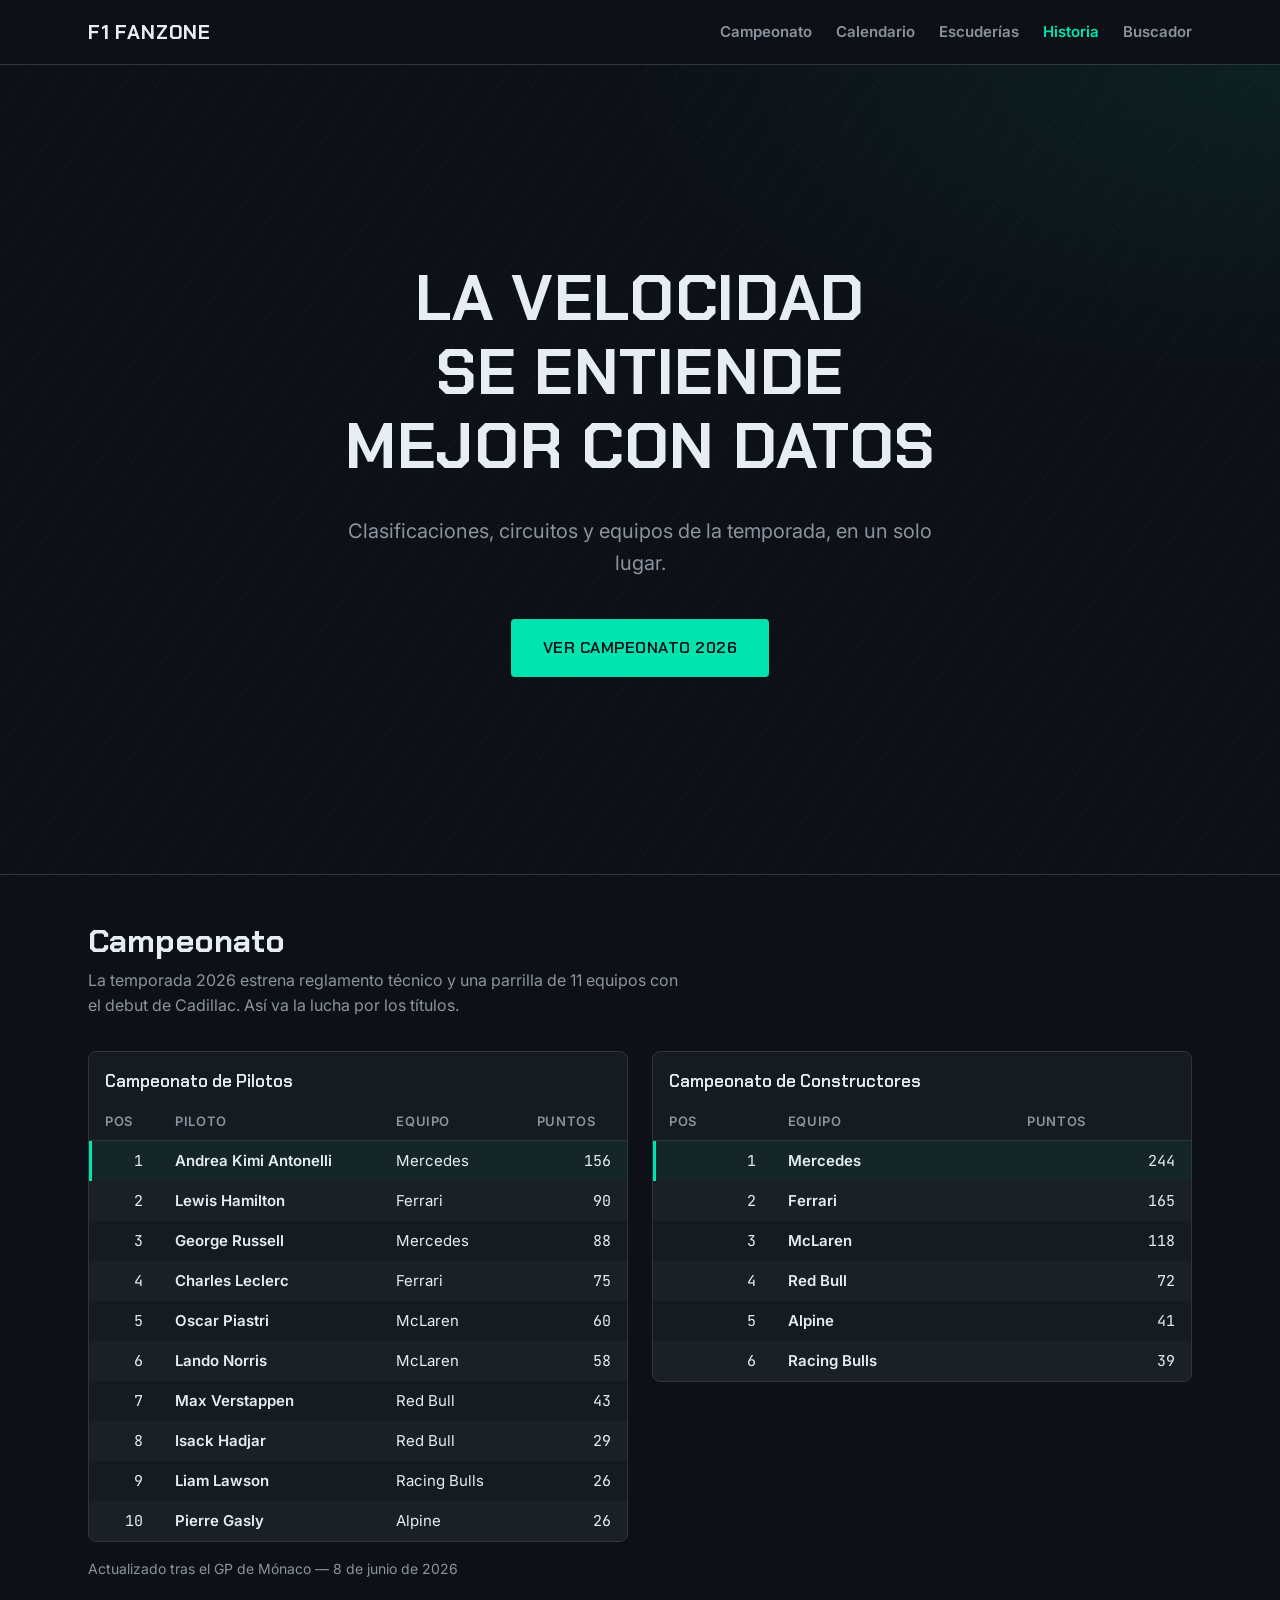
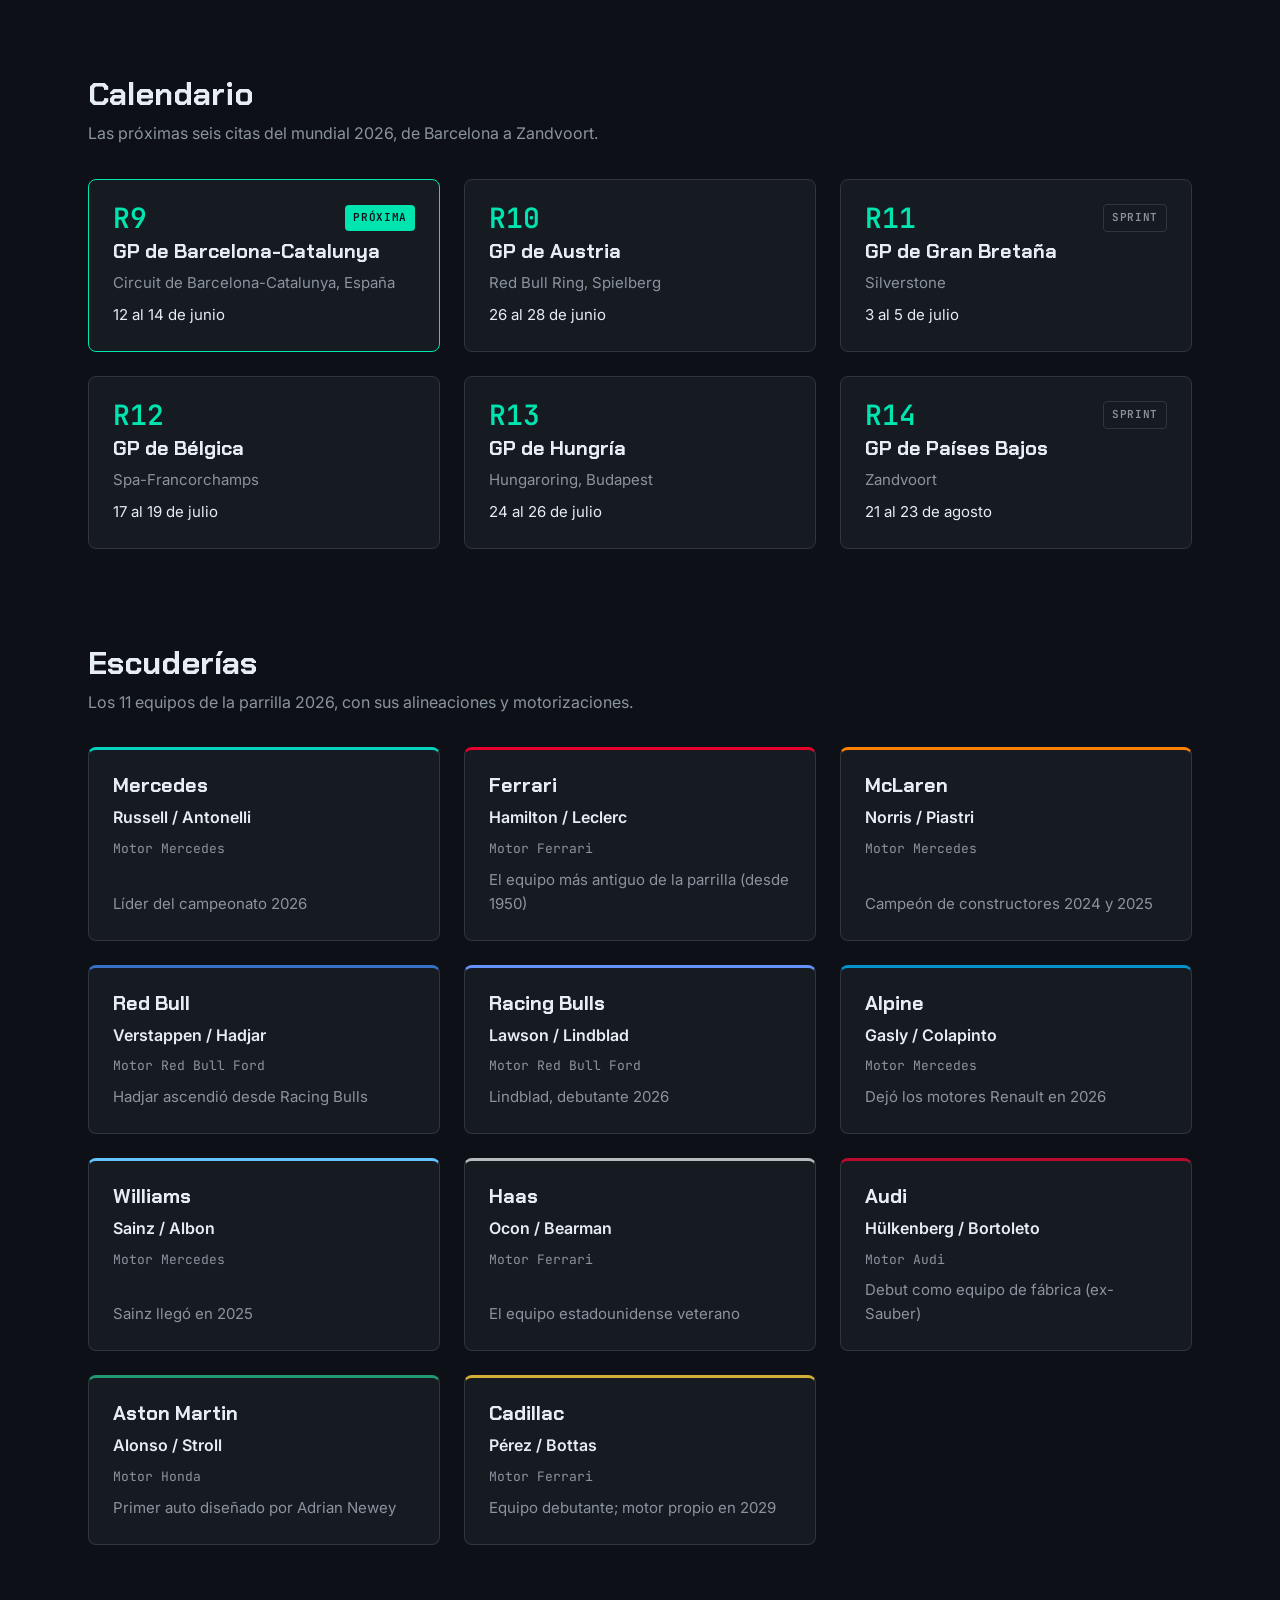
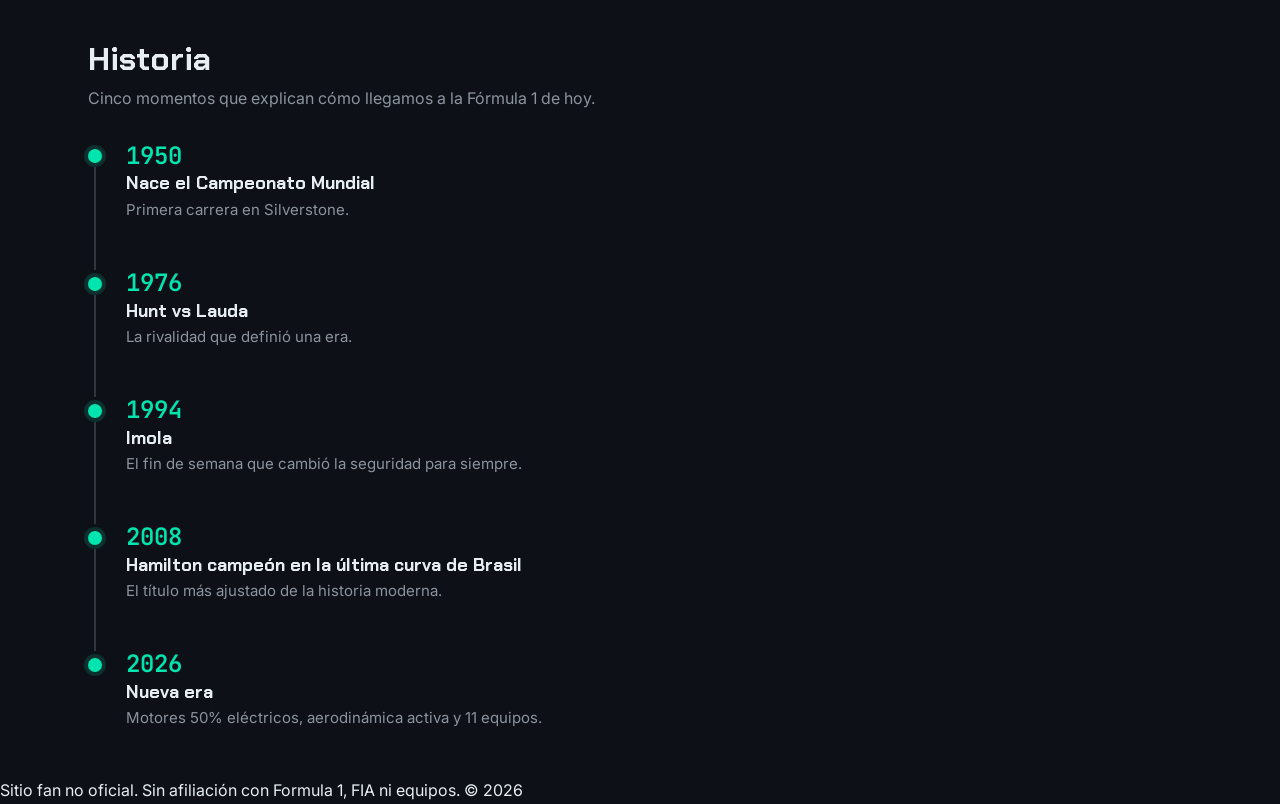
<file: index.html>
<!DOCTYPE html>
<html lang="es">
<head>
  <meta charset="UTF-8">
  <meta name="viewport" content="width=device-width, initial-scale=1.0">
  <meta name="description" content="F1 FanZone: landing fan de Fórmula 1 con campeonato, calendario, escuderías e historia.">
  <title>F1 FanZone</title>
  <link rel="preconnect" href="https://fonts.googleapis.com">
  <link rel="preconnect" href="https://fonts.gstatic.com" crossorigin>
  <link href="https://fonts.googleapis.com/css2?family=Chakra+Petch:wght@600;700&family=Inter:wght@400;600&family=JetBrains+Mono:wght@400;600&display=swap" rel="stylesheet">
  <link rel="stylesheet" href="css/styles.css">
</head>
<body>
  <header>
    <nav aria-label="Navegación principal">
      <a href="#" class="logo" aria-label="F1 FanZone, inicio">F1 FanZone</a>
      <button class="menu-boton" type="button" aria-label="Abrir menú" aria-expanded="false" aria-controls="menu-principal">
        <span></span>
        <span></span>
        <span></span>
      </button>
      <ul id="menu-principal">
        <li><a href="#campeonato">Campeonato</a></li>
        <li><a href="#calendario">Calendario</a></li>
        <li><a href="#escuderias">Escuderías</a></li>
        <li><a href="#historia">Historia</a></li>
        <li><a href="buscador.html">Buscador</a></li>
      </ul>
    </nav>
  </header>

  <main>
    <section class="hero" aria-labelledby="hero-titulo">
      <h1 id="hero-titulo">La velocidad se entiende mejor con datos</h1>
      <p>Clasificaciones, circuitos y equipos de la temporada, en un solo lugar.</p>
      <a href="#campeonato" class="cta">Ver campeonato 2026</a>
    </section>

    <section id="campeonato" aria-labelledby="campeonato-titulo">
      <h2 id="campeonato-titulo">Campeonato</h2>
      <p class="seccion-intro">La temporada 2026 estrena reglamento técnico y una parrilla de 11 equipos con el debut de Cadillac. Así va la lucha por los títulos.</p>

      <div class="tablas-campeonato">
        <div class="tabla-wrapper" role="region" aria-labelledby="caption-pilotos" tabindex="0">
          <table>
            <caption id="caption-pilotos">Campeonato de Pilotos</caption>
            <thead>
              <tr>
                <th scope="col">Pos</th>
                <th scope="col">Piloto</th>
                <th scope="col">Equipo</th>
                <th scope="col">Puntos</th>
              </tr>
            </thead>
            <tbody>
              <tr class="lider">
                <td class="num">1</td>
                <th scope="row">Andrea Kimi Antonelli</th>
                <td>Mercedes</td>
                <td class="num">156</td>
              </tr>
              <tr>
                <td class="num">2</td>
                <th scope="row">Lewis Hamilton</th>
                <td>Ferrari</td>
                <td class="num">90</td>
              </tr>
              <tr>
                <td class="num">3</td>
                <th scope="row">George Russell</th>
                <td>Mercedes</td>
                <td class="num">88</td>
              </tr>
              <tr>
                <td class="num">4</td>
                <th scope="row">Charles Leclerc</th>
                <td>Ferrari</td>
                <td class="num">75</td>
              </tr>
              <tr>
                <td class="num">5</td>
                <th scope="row">Oscar Piastri</th>
                <td>McLaren</td>
                <td class="num">60</td>
              </tr>
              <tr>
                <td class="num">6</td>
                <th scope="row">Lando Norris</th>
                <td>McLaren</td>
                <td class="num">58</td>
              </tr>
              <tr>
                <td class="num">7</td>
                <th scope="row">Max Verstappen</th>
                <td>Red Bull</td>
                <td class="num">43</td>
              </tr>
              <tr>
                <td class="num">8</td>
                <th scope="row">Isack Hadjar</th>
                <td>Red Bull</td>
                <td class="num">29</td>
              </tr>
              <tr>
                <td class="num">9</td>
                <th scope="row">Liam Lawson</th>
                <td>Racing Bulls</td>
                <td class="num">26</td>
              </tr>
              <tr>
                <td class="num">10</td>
                <th scope="row">Pierre Gasly</th>
                <td>Alpine</td>
                <td class="num">26</td>
              </tr>
            </tbody>
          </table>
        </div>

        <div class="tabla-wrapper" role="region" aria-labelledby="caption-constructores" tabindex="0">
          <table>
            <caption id="caption-constructores">Campeonato de Constructores</caption>
            <thead>
              <tr>
                <th scope="col">Pos</th>
                <th scope="col">Equipo</th>
                <th scope="col">Puntos</th>
              </tr>
            </thead>
            <tbody>
              <tr class="lider">
                <td class="num">1</td>
                <th scope="row">Mercedes</th>
                <td class="num">244</td>
              </tr>
              <tr>
                <td class="num">2</td>
                <th scope="row">Ferrari</th>
                <td class="num">165</td>
              </tr>
              <tr>
                <td class="num">3</td>
                <th scope="row">McLaren</th>
                <td class="num">118</td>
              </tr>
              <tr>
                <td class="num">4</td>
                <th scope="row">Red Bull</th>
                <td class="num">72</td>
              </tr>
              <tr>
                <td class="num">5</td>
                <th scope="row">Alpine</th>
                <td class="num">41</td>
              </tr>
              <tr>
                <td class="num">6</td>
                <th scope="row">Racing Bulls</th>
                <td class="num">39</td>
              </tr>
            </tbody>
          </table>
        </div>
      </div>

      <p class="nota-datos">Actualizado tras el GP de Mónaco — 8 de junio de 2026</p>
    </section>

    <section id="calendario" aria-labelledby="calendario-titulo">
      <h2 id="calendario-titulo">Calendario</h2>
      <p class="seccion-intro">Las próximas seis citas del mundial 2026, de Barcelona a Zandvoort.</p>

      <div class="grid-calendario">
        <article class="carrera proxima">
          <div class="carrera-cabecera">
            <span class="carrera-ronda" aria-label="Ronda 9">R9</span>
            <span class="badge badge-proxima">Próxima</span>
          </div>
          <h3>GP de Barcelona-Catalunya</h3>
          <p class="carrera-circuito">Circuit de Barcelona-Catalunya, España</p>
          <p class="carrera-fechas">
            <time datetime="2026-06-12">12</time> al <time datetime="2026-06-14">14 de junio</time>
          </p>
        </article>

        <article class="carrera">
          <div class="carrera-cabecera">
            <span class="carrera-ronda" aria-label="Ronda 10">R10</span>
          </div>
          <h3>GP de Austria</h3>
          <p class="carrera-circuito">Red Bull Ring, Spielberg</p>
          <p class="carrera-fechas">
            <time datetime="2026-06-26">26</time> al <time datetime="2026-06-28">28 de junio</time>
          </p>
        </article>

        <article class="carrera">
          <div class="carrera-cabecera">
            <span class="carrera-ronda" aria-label="Ronda 11">R11</span>
            <span class="badge badge-sprint">Sprint</span>
          </div>
          <h3>GP de Gran Bretaña</h3>
          <p class="carrera-circuito">Silverstone</p>
          <p class="carrera-fechas">
            <time datetime="2026-07-03">3</time> al <time datetime="2026-07-05">5 de julio</time>
          </p>
        </article>

        <article class="carrera">
          <div class="carrera-cabecera">
            <span class="carrera-ronda" aria-label="Ronda 12">R12</span>
          </div>
          <h3>GP de Bélgica</h3>
          <p class="carrera-circuito">Spa-Francorchamps</p>
          <p class="carrera-fechas">
            <time datetime="2026-07-17">17</time> al <time datetime="2026-07-19">19 de julio</time>
          </p>
        </article>

        <article class="carrera">
          <div class="carrera-cabecera">
            <span class="carrera-ronda" aria-label="Ronda 13">R13</span>
          </div>
          <h3>GP de Hungría</h3>
          <p class="carrera-circuito">Hungaroring, Budapest</p>
          <p class="carrera-fechas">
            <time datetime="2026-07-24">24</time> al <time datetime="2026-07-26">26 de julio</time>
          </p>
        </article>

        <article class="carrera">
          <div class="carrera-cabecera">
            <span class="carrera-ronda" aria-label="Ronda 14">R14</span>
            <span class="badge badge-sprint">Sprint</span>
          </div>
          <h3>GP de Países Bajos</h3>
          <p class="carrera-circuito">Zandvoort</p>
          <p class="carrera-fechas">
            <time datetime="2026-08-21">21</time> al <time datetime="2026-08-23">23 de agosto</time>
          </p>
        </article>
      </div>
    </section>

    <section id="escuderias" aria-labelledby="escuderias-titulo">
      <h2 id="escuderias-titulo">Escuderías</h2>
      <p class="seccion-intro">Los 11 equipos de la parrilla 2026, con sus alineaciones y motorizaciones.</p>

      <div class="grid-escuderias">
        <article class="escuderia equipo-mercedes">
          <h3>Mercedes</h3>
          <p class="escuderia-pilotos">Russell / Antonelli</p>
          <p class="escuderia-motor">Motor Mercedes</p>
          <p class="escuderia-dato">Líder del campeonato 2026</p>
        </article>

        <article class="escuderia equipo-ferrari">
          <h3>Ferrari</h3>
          <p class="escuderia-pilotos">Hamilton / Leclerc</p>
          <p class="escuderia-motor">Motor Ferrari</p>
          <p class="escuderia-dato">El equipo más antiguo de la parrilla (desde 1950)</p>
        </article>

        <article class="escuderia equipo-mclaren">
          <h3>McLaren</h3>
          <p class="escuderia-pilotos">Norris / Piastri</p>
          <p class="escuderia-motor">Motor Mercedes</p>
          <p class="escuderia-dato">Campeón de constructores 2024 y 2025</p>
        </article>

        <article class="escuderia equipo-redbull">
          <h3>Red Bull</h3>
          <p class="escuderia-pilotos">Verstappen / Hadjar</p>
          <p class="escuderia-motor">Motor Red Bull Ford</p>
          <p class="escuderia-dato">Hadjar ascendió desde Racing Bulls</p>
        </article>

        <article class="escuderia equipo-racingbulls">
          <h3>Racing Bulls</h3>
          <p class="escuderia-pilotos">Lawson / Lindblad</p>
          <p class="escuderia-motor">Motor Red Bull Ford</p>
          <p class="escuderia-dato">Lindblad, debutante 2026</p>
        </article>

        <article class="escuderia equipo-alpine">
          <h3>Alpine</h3>
          <p class="escuderia-pilotos">Gasly / Colapinto</p>
          <p class="escuderia-motor">Motor Mercedes</p>
          <p class="escuderia-dato">Dejó los motores Renault en 2026</p>
        </article>

        <article class="escuderia equipo-williams">
          <h3>Williams</h3>
          <p class="escuderia-pilotos">Sainz / Albon</p>
          <p class="escuderia-motor">Motor Mercedes</p>
          <p class="escuderia-dato">Sainz llegó en 2025</p>
        </article>

        <article class="escuderia equipo-haas">
          <h3>Haas</h3>
          <p class="escuderia-pilotos">Ocon / Bearman</p>
          <p class="escuderia-motor">Motor Ferrari</p>
          <p class="escuderia-dato">El equipo estadounidense veterano</p>
        </article>

        <article class="escuderia equipo-audi">
          <h3>Audi</h3>
          <p class="escuderia-pilotos">Hülkenberg / Bortoleto</p>
          <p class="escuderia-motor">Motor Audi</p>
          <p class="escuderia-dato">Debut como equipo de fábrica (ex-Sauber)</p>
        </article>

        <article class="escuderia equipo-astonmartin">
          <h3>Aston Martin</h3>
          <p class="escuderia-pilotos">Alonso / Stroll</p>
          <p class="escuderia-motor">Motor Honda</p>
          <p class="escuderia-dato">Primer auto diseñado por Adrian Newey</p>
        </article>

        <article class="escuderia equipo-cadillac">
          <h3>Cadillac</h3>
          <p class="escuderia-pilotos">Pérez / Bottas</p>
          <p class="escuderia-motor">Motor Ferrari</p>
          <p class="escuderia-dato">Equipo debutante; motor propio en 2029</p>
        </article>
      </div>
    </section>

    <section id="historia" aria-labelledby="historia-titulo">
      <h2 id="historia-titulo">Historia</h2>
      <p class="seccion-intro">Cinco momentos que explican cómo llegamos a la Fórmula 1 de hoy.</p>

      <ol class="timeline" role="list">
        <li class="hito">
          <div class="hito-contenido">
            <span class="hito-anio">1950</span>
            <h3>Nace el Campeonato Mundial</h3>
            <p>Primera carrera en Silverstone.</p>
          </div>
        </li>
        <li class="hito">
          <div class="hito-contenido">
            <span class="hito-anio">1976</span>
            <h3>Hunt vs Lauda</h3>
            <p>La rivalidad que definió una era.</p>
          </div>
        </li>
        <li class="hito">
          <div class="hito-contenido">
            <span class="hito-anio">1994</span>
            <h3>Imola</h3>
            <p>El fin de semana que cambió la seguridad para siempre.</p>
          </div>
        </li>
        <li class="hito">
          <div class="hito-contenido">
            <span class="hito-anio">2008</span>
            <h3>Hamilton campeón en la última curva de Brasil</h3>
            <p>El título más ajustado de la historia moderna.</p>
          </div>
        </li>
        <li class="hito">
          <div class="hito-contenido">
            <span class="hito-anio">2026</span>
            <h3>Nueva era</h3>
            <p>Motores 50% eléctricos, aerodinámica activa y 11 equipos.</p>
          </div>
        </li>
      </ol>
    </section>
  </main>

  <footer>
    <p>Sitio fan no oficial. Sin afiliación con Formula 1, FIA ni equipos. &copy; 2026</p>
  </footer>

  <script src="js/app.js"></script>
</body>
</html>
</file>
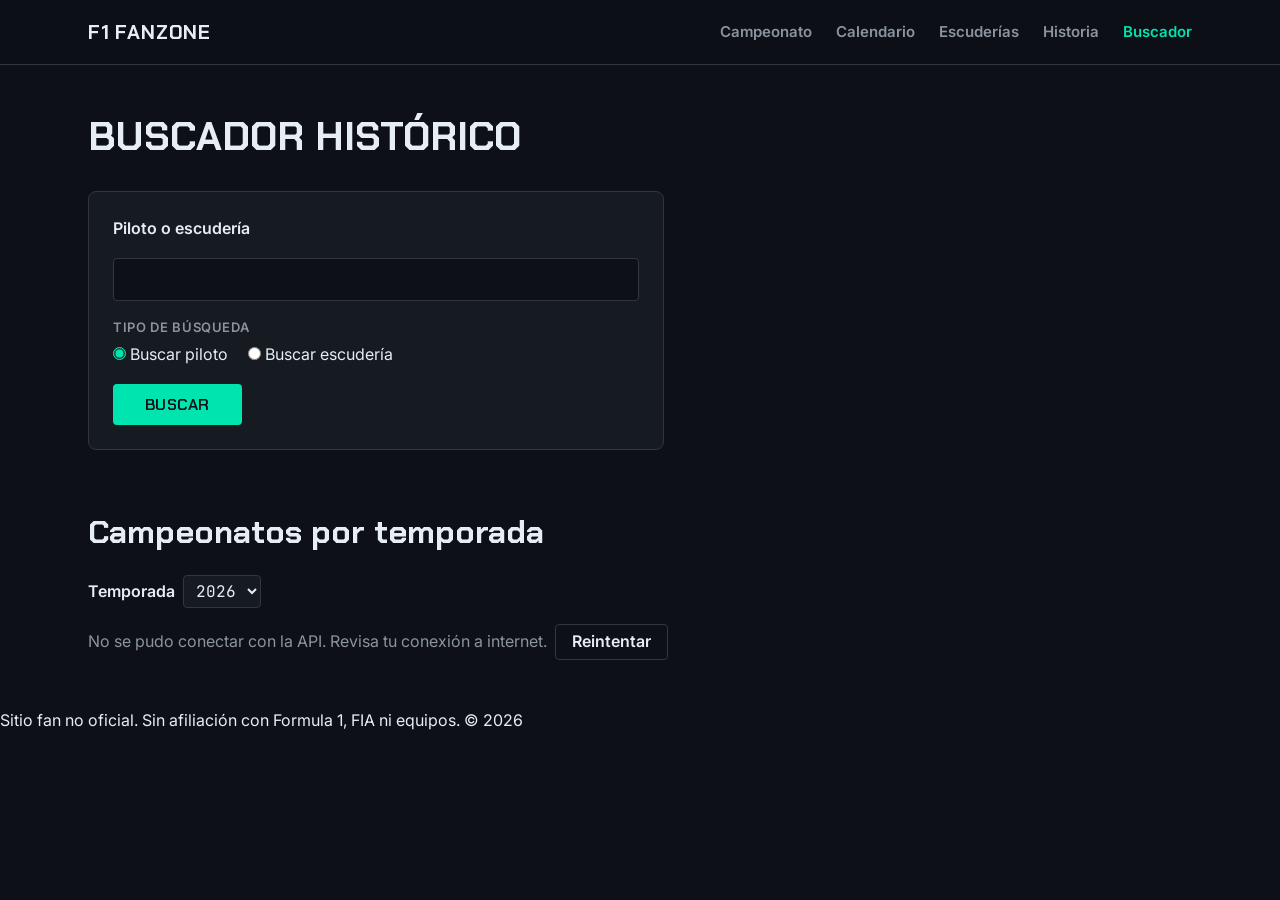
<file: buscador.html>
<!DOCTYPE html>
<html lang="es">
<head>
  <meta charset="UTF-8">
  <meta name="viewport" content="width=device-width, initial-scale=1.0">
  <meta name="description" content="F1 FanZone: buscador histórico de pilotos y escuderías de Fórmula 1 con datos de la API Jolpica.">
  <title>Buscador histórico — F1 FanZone</title>
  <link rel="preconnect" href="https://fonts.googleapis.com">
  <link rel="preconnect" href="https://fonts.gstatic.com" crossorigin>
  <link href="https://fonts.googleapis.com/css2?family=Chakra+Petch:wght@600;700&family=Inter:wght@400;600&family=JetBrains+Mono:wght@400;600&display=swap" rel="stylesheet">
  <link rel="stylesheet" href="css/styles.css">
</head>
<body>
  <header>
    <nav aria-label="Navegación principal">
      <a href="index.html" class="logo" aria-label="F1 FanZone, inicio">F1 FanZone</a>
      <button class="menu-boton" type="button" aria-label="Abrir menú" aria-expanded="false" aria-controls="menu-principal">
        <span></span>
        <span></span>
        <span></span>
      </button>
      <ul id="menu-principal">
        <li><a href="index.html#campeonato">Campeonato</a></li>
        <li><a href="index.html#calendario">Calendario</a></li>
        <li><a href="index.html#escuderias">Escuderías</a></li>
        <li><a href="index.html#historia">Historia</a></li>
        <li><a href="buscador.html" class="activo" aria-current="page">Buscador</a></li>
      </ul>
    </nav>
  </header>

  <main class="buscador">
    <h1>Buscador histórico</h1>

    <form id="form-buscador">
      <label for="termino">Piloto o escudería</label>
      <input type="text" id="termino" name="termino" required autocomplete="off">

      <fieldset>
        <legend>Tipo de búsqueda</legend>
        <input type="radio" id="tipo-piloto" name="tipo" value="piloto" checked>
        <label for="tipo-piloto">Buscar piloto</label>
        <input type="radio" id="tipo-escuderia" name="tipo" value="escuderia">
        <label for="tipo-escuderia">Buscar escudería</label>
      </fieldset>

      <button type="submit">Buscar</button>
    </form>

    <div id="estado" aria-live="polite"></div>
    <div id="resultado-principal"></div>
    <div id="resultado-relacionados"></div>

    <section id="historicos" aria-labelledby="historicos-titulo">
      <h2 id="historicos-titulo">Campeonatos por temporada</h2>
      <div class="control-temporada">
        <label for="selector-anio">Temporada</label>
        <select id="selector-anio"></select>
      </div>
      <div id="estado-historico" aria-live="polite"></div>
      <div id="tabla-historico"></div>
    </section>
  </main>

  <footer>
    <p>Sitio fan no oficial. Sin afiliación con Formula 1, FIA ni equipos. &copy; 2026</p>
  </footer>

  <script src="js/app.js"></script>
  <script type="module" src="js/buscador.js"></script>
  <script type="module" src="js/historicos.js"></script>
</body>
</html>
</file>
<file: css/styles.css>
/* ==========================================================================
   F1 FanZone — sistema visual: tokens, tipografía, nav y hero (mobile-first)
   ========================================================================== */

/* Reset
   ========================================================================== */
*,
*::before,
*::after {
  box-sizing: border-box;
  margin: 0;
  padding: 0;
}

html {
  -webkit-text-size-adjust: 100%;
  scroll-behavior: smooth;
  /* Compensa la altura del header sticky al saltar a un ancla */
  scroll-padding-top: 4.5rem;
}

body {
  min-height: 100vh;
}

img,
picture,
video,
canvas,
svg {
  display: block;
  max-width: 100%;
}

input,
button,
textarea,
select {
  font: inherit;
}

a {
  color: inherit;
}

@media (prefers-reduced-motion: reduce) {
  html {
    scroll-behavior: auto;
  }

  *,
  *::before,
  *::after {
    transition-duration: 0.01ms !important;
    animation-duration: 0.01ms !important;
  }
}

/* Design tokens
   ========================================================================== */
:root {
  /* Colores — tema oscuro, acento telemetría */
  --color-fondo: #0d1117;
  --color-superficie: #161b22;
  --color-texto: #e6edf3;
  --color-texto-secundario: #8b949e;
  --color-acento: #00e5b0;
  --color-acento-tenue: #00c79a;
  --color-borde: #30363d;

  /* Colores representativos de equipos 2026 */
  --equipo-mercedes: #00d2be;
  --equipo-ferrari: #e8002d;
  --equipo-mclaren: #ff8000;
  --equipo-redbull: #3671c6;
  --equipo-racingbulls: #6692ff;
  --equipo-alpine: #0093cc;
  --equipo-williams: #64c4ff;
  --equipo-haas: #b6babd;
  --equipo-audi: #bb0a30;
  --equipo-astonmartin: #229971;
  --equipo-cadillac: #d4af37;

  /* Espaciado — escala 4/8/16/24/32/48/64px */
  --espacio-1: 0.25rem;
  --espacio-2: 0.5rem;
  --espacio-3: 1rem;
  --espacio-4: 1.5rem;
  --espacio-5: 2rem;
  --espacio-6: 3rem;
  --espacio-7: 4rem;

  /* Radios */
  --radio-s: 4px;
  --radio-m: 8px;

  /* Tipografía */
  --fuente-titulos: "Chakra Petch", system-ui, sans-serif;
  --fuente-base: "Inter", system-ui, -apple-system, "Segoe UI", sans-serif;
  --fuente-mono: "JetBrains Mono", ui-monospace, "Cascadia Mono", monospace;

  --texto-base: 1rem;
  --texto-subtitulo: clamp(1.0625rem, 0.95rem + 0.5vw, 1.25rem);
  --texto-h1: clamp(2.125rem, 1.25rem + 4.5vw, 4rem);
  --texto-h2: clamp(1.5rem, 1.25rem + 1.25vw, 2rem);
  --interlineado-base: 1.6;

  /* Movimiento */
  --transicion-rapida: 180ms ease-out;

  /* Layout */
  --ancho-contenido: 72rem;
}

/* Tipografía base
   ========================================================================== */
body {
  font-family: var(--fuente-base);
  font-size: var(--texto-base);
  line-height: var(--interlineado-base);
  background-color: var(--color-fondo);
  color: var(--color-texto);
}

h1,
h2,
h3 {
  font-family: var(--fuente-titulos);
  font-weight: 700;
  line-height: 1.15;
  text-wrap: balance;
}

h2 {
  font-size: var(--texto-h2);
}

/* Header / Nav
   ========================================================================== */
header {
  position: sticky;
  top: 0;
  z-index: 10;
  background-color: rgba(13, 17, 23, 0.82);
  -webkit-backdrop-filter: blur(8px);
  backdrop-filter: blur(8px);
  border-bottom: 1px solid var(--color-borde);
}

nav {
  display: flex;
  justify-content: space-between;
  align-items: center;
  gap: var(--espacio-5);
  max-width: var(--ancho-contenido);
  margin-inline: auto;
  padding: var(--espacio-3) var(--espacio-4);
}

.logo {
  font-family: var(--fuente-titulos);
  font-size: 1.25rem;
  font-weight: 700;
  letter-spacing: 0.04em;
  text-transform: uppercase;
  text-decoration: none;
}

.logo:hover,
.logo:focus-visible {
  color: var(--color-acento);
}

/* Botón hamburguesa (solo móvil) */
.menu-boton {
  display: flex;
  flex-direction: column;
  justify-content: center;
  gap: 5px;
  width: 44px;
  height: 44px;
  padding: 10px;
  background: none;
  border: 0;
  cursor: pointer;
}

.menu-boton span {
  width: 100%;
  height: 2px;
  border-radius: 1px;
  background-color: var(--color-texto);
  transition:
    transform var(--transicion-rapida),
    opacity var(--transicion-rapida);
}

/* Animación a X: las líneas exteriores se cruzan, la central desaparece */
.nav-abierto .menu-boton span:nth-child(1) {
  transform: translateY(7px) rotate(45deg);
}

.nav-abierto .menu-boton span:nth-child(2) {
  opacity: 0;
}

.nav-abierto .menu-boton span:nth-child(3) {
  transform: translateY(-7px) rotate(-45deg);
}

/* Móvil: panel desplegable bajo el header */
nav ul {
  position: absolute;
  top: 100%;
  left: 0;
  right: 0;
  display: flex;
  flex-direction: column;
  padding: var(--espacio-2) var(--espacio-4) var(--espacio-3);
  list-style: none;
  background-color: var(--color-fondo);
  border-bottom: 1px solid var(--color-borde);
  opacity: 0;
  transform: translateY(-8px);
  visibility: hidden;
  transition:
    opacity var(--transicion-rapida),
    transform var(--transicion-rapida),
    visibility var(--transicion-rapida);
}

.nav-abierto nav ul {
  opacity: 1;
  transform: translateY(0);
  visibility: visible;
}

nav ul a {
  display: block;
  padding-block: var(--espacio-2);
  text-decoration: none;
  font-size: 0.9375rem;
  font-weight: 600;
  color: var(--color-texto-secundario);
  transition: color var(--transicion-rapida);
}

nav ul a:hover {
  color: var(--color-acento);
}

/* Enlace de la sección visible (lo gestiona IntersectionObserver en JS) */
nav ul a.activo {
  color: var(--color-acento);
}

nav a:focus-visible {
  outline: 2px solid var(--color-acento);
  outline-offset: 4px;
  border-radius: var(--radio-s);
}

/* Hero
   ========================================================================== */
.hero {
  min-height: 90vh;
  display: flex;
  flex-direction: column;
  justify-content: center;
  align-items: center;
  gap: var(--espacio-4);
  text-align: center;
  padding: var(--espacio-7) var(--espacio-4);
  border-bottom: 1px solid var(--color-borde);
  background:
    repeating-linear-gradient(
      -55deg,
      rgba(230, 237, 243, 0.025) 0px,
      rgba(230, 237, 243, 0.025) 1px,
      transparent 1px,
      transparent 28px
    ),
    radial-gradient(
      ellipse 80% 60% at 100% 0%,
      rgba(0, 229, 176, 0.07),
      transparent 65%
    ),
    var(--color-fondo);
}

.hero h1 {
  max-width: 18ch;
  font-size: var(--texto-h1);
  text-transform: uppercase;
  letter-spacing: 0.01em;
}

.hero p {
  max-width: 48ch;
  font-size: var(--texto-subtitulo);
  color: var(--color-texto-secundario);
}

/* Botón CTA
   ========================================================================== */
.cta {
  display: inline-block;
  margin-top: var(--espacio-2);
  padding: var(--espacio-3) var(--espacio-5);
  font-family: var(--fuente-titulos);
  font-weight: 600;
  letter-spacing: 0.03em;
  text-transform: uppercase;
  text-decoration: none;
  color: var(--color-fondo);
  background-color: var(--color-acento);
  border-radius: var(--radio-s);
  transition:
    transform var(--transicion-rapida),
    box-shadow var(--transicion-rapida),
    background-color var(--transicion-rapida);
}

.cta:hover {
  background-color: var(--color-acento-tenue);
  transform: translateY(-2px);
  box-shadow: 0 6px 20px rgba(0, 229, 176, 0.3);
}

.cta:active {
  transform: translateY(0);
  box-shadow: 0 2px 8px rgba(0, 229, 176, 0.25);
}

.cta:focus-visible {
  outline: 2px solid var(--color-acento);
  outline-offset: 4px;
}

/* Secciones de contenido
   ========================================================================== */
#campeonato,
#calendario,
#escuderias,
#historia {
  max-width: var(--ancho-contenido);
  margin-inline: auto;
  padding: var(--espacio-6) var(--espacio-4);
}

.seccion-intro {
  max-width: 60ch;
  margin-top: var(--espacio-2);
  color: var(--color-texto-secundario);
}

.tablas-campeonato {
  display: grid;
  grid-template-columns: repeat(auto-fit, minmax(280px, 1fr));
  align-items: start;
  gap: var(--espacio-4);
  margin-top: var(--espacio-5);
}

/* Contenedor con scroll horizontal propio para tablas anchas en móvil */
.tabla-wrapper {
  overflow-x: auto;
  background-color: var(--color-superficie);
  border: 1px solid var(--color-borde);
  border-radius: var(--radio-m);
}

.tabla-wrapper:focus-visible {
  outline: 2px solid var(--color-acento);
  outline-offset: 2px;
}

table {
  width: 100%;
  border-collapse: collapse;
  font-size: 0.9375rem;
}

caption {
  padding: var(--espacio-3) var(--espacio-3) var(--espacio-2);
  font-family: var(--fuente-titulos);
  font-size: 1.0625rem;
  font-weight: 600;
  text-align: left;
}

th,
td {
  padding: var(--espacio-2) var(--espacio-3);
  text-align: left;
  white-space: nowrap;
}

thead th {
  font-size: 0.8125rem;
  font-weight: 600;
  text-transform: uppercase;
  letter-spacing: 0.05em;
  color: var(--color-texto-secundario);
  border-bottom: 1px solid var(--color-borde);
}

tbody th[scope="row"] {
  font-weight: 600;
}

.num {
  font-family: var(--fuente-mono);
  font-variant-numeric: tabular-nums;
  text-align: right;
}

tbody tr:nth-child(even) {
  background-color: rgba(230, 237, 243, 0.025);
}

tbody tr {
  transition: background-color var(--transicion-rapida);
}

tbody tr:hover {
  background-color: rgba(0, 229, 176, 0.06);
}

.lider {
  background-color: rgba(0, 229, 176, 0.05);
  box-shadow: inset 3px 0 0 var(--color-acento);
}

.nota-datos {
  margin-top: var(--espacio-3);
  font-size: 0.875rem;
  color: var(--color-texto-secundario);
}

/* Sección Calendario
   ========================================================================== */
.grid-calendario,
.grid-escuderias {
  display: grid;
  grid-template-columns: repeat(auto-fit, minmax(280px, 1fr));
  gap: var(--espacio-4);
  margin-top: var(--espacio-5);
}

.carrera {
  display: flex;
  flex-direction: column;
  gap: var(--espacio-2);
  padding: var(--espacio-4);
  background-color: var(--color-superficie);
  border: 1px solid var(--color-borde);
  border-radius: var(--radio-m);
  transition:
    border-color var(--transicion-rapida),
    transform var(--transicion-rapida);
}

.carrera:hover {
  border-color: var(--color-acento);
  transform: translateY(-2px);
}

.carrera.proxima {
  border-color: var(--color-acento);
}

.carrera-cabecera {
  display: flex;
  justify-content: space-between;
  align-items: center;
}

.carrera-ronda {
  font-family: var(--fuente-mono);
  font-size: 1.75rem;
  font-weight: 600;
  color: var(--color-acento);
  line-height: 1;
}

.carrera h3 {
  font-size: 1.25rem;
}

.carrera-circuito {
  font-size: 0.9375rem;
  color: var(--color-texto-secundario);
}

.carrera-fechas {
  margin-top: auto;
  font-size: 0.9375rem;
}

/* Badges
   ========================================================================== */
.badge {
  padding: var(--espacio-1) var(--espacio-2);
  font-family: var(--fuente-mono);
  font-size: 0.6875rem;
  font-weight: 600;
  letter-spacing: 0.06em;
  text-transform: uppercase;
  border-radius: var(--radio-s);
}

.badge-proxima {
  background-color: var(--color-acento);
  color: var(--color-fondo);
}

.badge-sprint {
  color: var(--color-texto-secundario);
  border: 1px solid var(--color-borde);
}

/* Sección Escuderías
   ========================================================================== */
.escuderia {
  display: flex;
  flex-direction: column;
  gap: var(--espacio-2);
  padding: var(--espacio-4);
  background-color: var(--color-superficie);
  border: 1px solid var(--color-borde);
  /* Franja superior con el color del equipo (cae al borde neutro si falta) */
  border-top: 3px solid var(--color-equipo, var(--color-borde));
  border-radius: var(--radio-m);
  transition: transform var(--transicion-rapida);
}

.escuderia:hover {
  transform: translateY(-2px);
}

.escuderia h3 {
  font-size: 1.25rem;
}

.escuderia-pilotos {
  font-weight: 600;
}

.escuderia-motor {
  font-family: var(--fuente-mono);
  font-size: 0.8125rem;
  color: var(--color-texto-secundario);
}

.escuderia-dato {
  margin-top: auto;
  font-size: 0.9375rem;
  color: var(--color-texto-secundario);
}

/* Color de franja por equipo */
.equipo-mercedes    { --color-equipo: var(--equipo-mercedes); }
.equipo-ferrari     { --color-equipo: var(--equipo-ferrari); }
.equipo-mclaren     { --color-equipo: var(--equipo-mclaren); }
.equipo-redbull     { --color-equipo: var(--equipo-redbull); }
.equipo-racingbulls { --color-equipo: var(--equipo-racingbulls); }
.equipo-alpine      { --color-equipo: var(--equipo-alpine); }
.equipo-williams    { --color-equipo: var(--equipo-williams); }
.equipo-haas        { --color-equipo: var(--equipo-haas); }
.equipo-audi        { --color-equipo: var(--equipo-audi); }
.equipo-astonmartin { --color-equipo: var(--equipo-astonmartin); }
.equipo-cadillac    { --color-equipo: var(--equipo-cadillac); }

/* Sección Historia — timeline vertical
   ========================================================================== */

/* Contenedor: columna de hitos; ancho acotado para lectura cómoda */
.timeline {
  display: flex;
  flex-direction: column;
  max-width: 42rem;
  margin-top: var(--espacio-5);
  list-style: none;
}

/* Cada hito es una fila flex: el ::before (círculo) + el contenido */
.hito {
  position: relative; /* ancla para posicionar la línea conectora */
  display: flex;
  gap: var(--espacio-4);
  padding-bottom: var(--espacio-6);
}

.hito:last-child {
  padding-bottom: 0;
}

/* Marcador circular: pseudo-elemento que participa como primer item flex */
.hito::before {
  content: "";
  flex-shrink: 0; /* el círculo nunca se aplasta */
  width: 14px;
  height: 14px;
  margin-top: 0.4rem; /* alinea el círculo con la línea del año */
  border-radius: 50%;
  background-color: var(--color-acento);
  box-shadow: 0 0 0 4px rgba(0, 229, 176, 0.15); /* halo tenue */
}

/* Línea conectora: del borde inferior del círculo al inicio del siguiente */
.hito::after {
  content: "";
  position: absolute;
  left: 6px; /* centrada respecto al círculo de 14px (centro en 7px, línea de 2px) */
  top: calc(0.4rem + 14px + 4px); /* margen del círculo + diámetro + halo */
  bottom: 0;
  width: 2px;
  background-color: var(--color-borde);
}

/* El último hito no conecta con nada */
.hito:last-child::after {
  display: none;
}

.hito-contenido {
  display: flex;
  flex-direction: column;
  gap: var(--espacio-1);
}

.hito-anio {
  font-family: var(--fuente-mono);
  font-size: 1.5rem;
  font-weight: 600;
  line-height: 1.1;
  color: var(--color-acento);
}

.hito h3 {
  font-size: 1.125rem;
}

.hito p {
  font-size: 0.9375rem;
  color: var(--color-texto-secundario);
}

/* Página Buscador
   ========================================================================== */
.buscador {
  max-width: var(--ancho-contenido);
  margin-inline: auto;
  padding: var(--espacio-6) var(--espacio-4);
}

.buscador h1 {
  font-size: clamp(1.75rem, 1.4rem + 1.8vw, 2.5rem);
  text-transform: uppercase;
}

/* Formulario de búsqueda */
#form-buscador {
  display: flex;
  flex-direction: column;
  align-items: start;
  gap: var(--espacio-3);
  max-width: 36rem;
  margin-top: var(--espacio-5);
  padding: var(--espacio-4);
  background-color: var(--color-superficie);
  border: 1px solid var(--color-borde);
  border-radius: var(--radio-m);
}

#form-buscador label[for='termino'] {
  font-weight: 600;
}

#termino {
  width: 100%;
  padding: var(--espacio-2) var(--espacio-3);
  color: var(--color-texto);
  background-color: var(--color-fondo);
  border: 1px solid var(--color-borde);
  border-radius: var(--radio-s);
  transition: border-color var(--transicion-rapida);
}

#termino:focus-visible {
  outline: 2px solid var(--color-acento);
  outline-offset: 2px;
  border-color: var(--color-acento);
}

#form-buscador fieldset {
  border: 0;
}

#form-buscador legend {
  margin-bottom: var(--espacio-1);
  font-size: 0.8125rem;
  font-weight: 600;
  text-transform: uppercase;
  letter-spacing: 0.05em;
  color: var(--color-texto-secundario);
}

#form-buscador input[type='radio'] {
  accent-color: var(--color-acento);
  cursor: pointer;
}

#form-buscador fieldset label {
  margin-right: var(--espacio-3);
  cursor: pointer;
}

#form-buscador button[type='submit'] {
  padding: var(--espacio-2) var(--espacio-5);
  font-family: var(--fuente-titulos);
  font-weight: 600;
  letter-spacing: 0.03em;
  text-transform: uppercase;
  color: var(--color-fondo);
  background-color: var(--color-acento);
  border: 0;
  border-radius: var(--radio-s);
  cursor: pointer;
  transition:
    background-color var(--transicion-rapida),
    opacity var(--transicion-rapida);
}

#form-buscador button[type='submit']:hover:not(:disabled) {
  background-color: var(--color-acento-tenue);
}

#form-buscador button[type='submit']:disabled {
  opacity: 0.55;
  cursor: wait;
}

#form-buscador button[type='submit']:focus-visible {
  outline: 2px solid var(--color-acento);
  outline-offset: 3px;
}

/* Zona de estado: loading, sin resultado, errores */
#estado {
  display: flex;
  flex-wrap: wrap;
  align-items: center;
  gap: var(--espacio-2);
  margin-top: var(--espacio-4);
  color: var(--color-texto-secundario);
}

#estado:empty {
  display: none;
}

/* Ejemplos clickeables dentro del mensaje "sin resultado" */
.ejemplo {
  padding: 2px var(--espacio-2);
  font-family: var(--fuente-mono);
  font-size: 0.8125rem;
  color: var(--color-acento);
  background: none;
  border: 1px solid var(--color-borde);
  border-radius: var(--radio-s);
  cursor: pointer;
  transition:
    border-color var(--transicion-rapida),
    background-color var(--transicion-rapida);
}

.ejemplo:hover,
.ejemplo:focus-visible {
  border-color: var(--color-acento);
  background-color: rgba(0, 229, 176, 0.08);
}

.reintentar {
  padding: var(--espacio-1) var(--espacio-3);
  font-weight: 600;
  color: var(--color-texto);
  background: none;
  border: 1px solid var(--color-borde);
  border-radius: var(--radio-s);
  cursor: pointer;
  transition: border-color var(--transicion-rapida);
}

.reintentar:hover,
.reintentar:focus-visible {
  border-color: var(--color-acento);
  color: var(--color-acento);
}

/* Ficha del resultado principal */
.ficha {
  display: flex;
  flex-direction: column;
  gap: var(--espacio-3);
  max-width: 36rem;
  margin-top: var(--espacio-5);
  padding: var(--espacio-4);
  background-color: var(--color-superficie);
  border: 1px solid var(--color-borde);
  border-left: 3px solid var(--color-acento);
  border-radius: var(--radio-m);
}

.ficha-cabecera {
  display: flex;
  flex-wrap: wrap;
  align-items: center;
  gap: var(--espacio-2);
}

.ficha h2 {
  font-size: 1.5rem;
  margin-right: var(--espacio-2);
}

.badge-dato {
  color: var(--color-acento);
  border: 1px solid var(--color-borde);
}

.ficha-datos {
  display: grid;
  grid-template-columns: auto 1fr;
  gap: var(--espacio-1) var(--espacio-3);
}

.ficha-datos dt {
  font-size: 0.8125rem;
  font-weight: 600;
  text-transform: uppercase;
  letter-spacing: 0.05em;
  line-height: var(--interlineado-base);
  color: var(--color-texto-secundario);
}

/* Selector de candidatos cuando hay varias coincidencias */
#resultado-principal > h2 {
  margin-top: var(--espacio-5);
  font-size: 1.25rem;
}

/* Relacionados: chips clickeables de búsqueda cruzada */
#resultado-relacionados {
  margin-top: var(--espacio-5);
}

#resultado-relacionados h2 {
  font-size: 1.25rem;
}

.conteo {
  margin-top: var(--espacio-1);
  font-size: 0.9375rem;
  color: var(--color-texto-secundario);
}

/* auto-fill (no auto-fit): con pocos chips conserva columnas compactas
   en vez de estirar dos chips a todo el ancho */
.grid-chips {
  display: grid;
  grid-template-columns: repeat(auto-fill, minmax(190px, 1fr));
  gap: var(--espacio-2);
  margin-top: var(--espacio-3);
  list-style: none;
}

.chip {
  display: flex;
  flex-direction: column;
  align-items: start;
  width: 100%;
  padding: var(--espacio-2) var(--espacio-3);
  text-align: left;
  color: var(--color-texto);
  background-color: var(--color-superficie);
  border: 1px solid var(--color-borde);
  border-radius: var(--radio-s);
  cursor: pointer;
  transition:
    border-color var(--transicion-rapida),
    transform var(--transicion-rapida);
}

.chip:hover,
.chip:focus-visible {
  border-color: var(--color-acento);
  transform: translateY(-2px);
}

.chip:focus-visible {
  outline: 2px solid var(--color-acento);
  outline-offset: 2px;
}

.chip-nombre {
  font-weight: 600;
  font-size: 0.9375rem;
}

.chip-nacionalidad {
  font-size: 0.8125rem;
  color: var(--color-texto-secundario);
}

/* Sección históricos por temporada (la tabla reutiliza .tabla-wrapper,
   table, caption, .lider y .num definidos para el campeonato del index) */
#historicos {
  margin-top: var(--espacio-7);
}

.control-temporada {
  display: flex;
  align-items: center;
  gap: var(--espacio-2);
  margin-top: var(--espacio-4);
}

.control-temporada label {
  font-weight: 600;
}

#selector-anio {
  padding: var(--espacio-1) var(--espacio-2);
  font-family: var(--fuente-mono);
  color: var(--color-texto);
  background-color: var(--color-superficie);
  border: 1px solid var(--color-borde);
  border-radius: var(--radio-s);
  cursor: pointer;
  transition: border-color var(--transicion-rapida);
}

#selector-anio:hover:not(:disabled) {
  border-color: var(--color-acento);
}

#selector-anio:focus-visible {
  outline: 2px solid var(--color-acento);
  outline-offset: 2px;
}

#selector-anio:disabled {
  opacity: 0.55;
  cursor: wait;
}

#estado-historico {
  display: flex;
  flex-wrap: wrap;
  align-items: center;
  gap: var(--espacio-2);
  margin-top: var(--espacio-3);
  color: var(--color-texto-secundario);
}

#estado-historico:empty {
  display: none;
}

/* Ancho acotado: cinco columnas se leen mejor que estiradas a 72rem */
#tabla-historico .tabla-wrapper {
  max-width: 48rem;
  margin-top: var(--espacio-3);
}

/* ≥768px: enlaces del nav visibles y más aire en el hero
   ========================================================================== */
@media (min-width: 768px) {
  .menu-boton {
    display: none;
  }

  /* El panel móvil vuelve a ser una fila estática de enlaces */
  nav ul {
    position: static;
    flex-direction: row;
    gap: var(--espacio-4);
    padding: 0;
    background: none;
    border: 0;
    opacity: 1;
    transform: none;
    visibility: visible;
    transition: none;
  }

  nav ul a {
    padding-block: 0;
  }

  .hero {
    gap: var(--espacio-5);
    padding-block: var(--espacio-7);
  }
}
</file>
